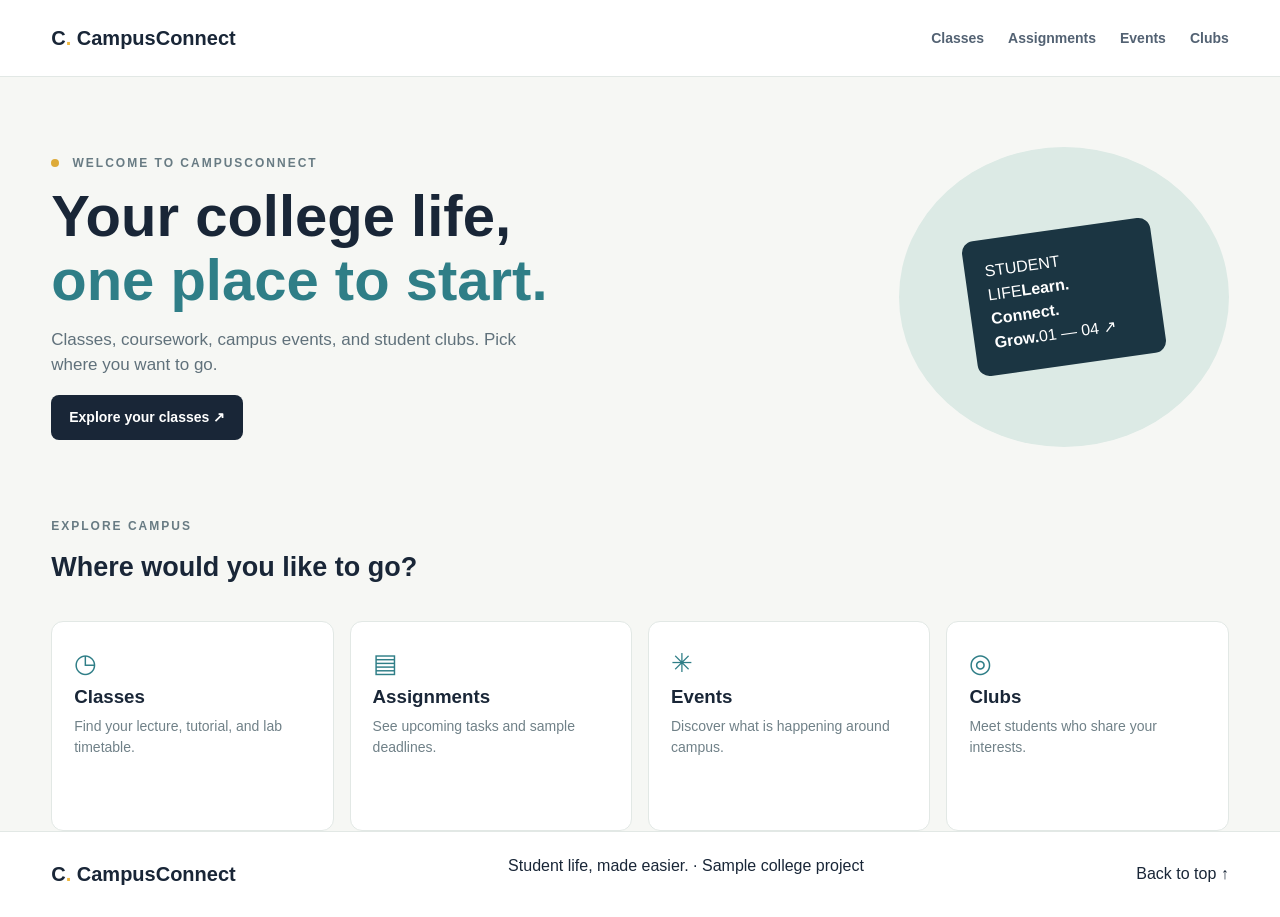
<file: index.html>
<!DOCTYPE html>
<html lang="en">
  <head>
    <meta charset="UTF-8">
    <meta name="viewport" content="width=device-width, initial-scale=1.0">
    <title>CampusConnect | Welcome</title>
    <link rel="stylesheet" href="style.css">
  </head>
  <body>
    <header class="site-header" id="top">
      <div class="header-inner">
        <a class="brand" href="index.html"><span>C<span class="brand-dot">.</span></span> CampusConnect</a>
        <nav class="nav-links">
          <a href="classes.html" target="_blank">Classes</a>
          <a href="assignments.html" target="_blank">Assignments</a>
          <a href="events.html" target="_blank">Events</a>
          <a href="clubs.html" target="_blank">Clubs</a>
        </nav>
      </div>
    </header>
    <main>
      <section class="landing-hero wrap">
        <div class="landing-copy">
          <p class="eyebrow"><span class="live-dot"></span> WELCOME TO CAMPUSCONNECT</p>
          <h1 id="welcome-title">Your college life,<br><em>one place to start.</em></h1>
          <p class="landing-description">Classes, coursework, campus events, and student clubs. Pick where you want to go.</p>
          <a class="button button-dark" href="classes.html" target="_blank">Explore your classes <span>↗</span></a>
        </div>
        <div class="landing-art">
          <div class="art-card"><span>STUDENT LIFE</span><strong>Learn.<br>Connect.<br>Grow.</strong><span>01 — 04 <span>↗</span></span></div>
        </div>
      </section>
      <section class="wrap">
        <div class="section-heading">
          <div>
            <p class="eyebrow">EXPLORE CAMPUS</p>
            <h2 id="explore-title">Where would you like to go?</h2>
          </div>
        </div>
        <div class="landing-grid">
          <a class="landing-tile" href="classes.html" target="_blank">
            <span class="tile-icon">◷</span>
            <h3>Classes</h3>
            <p>Find your lecture, tutorial, and lab timetable.</p>
          </a>
          <a class="landing-tile" href="assignments.html" target="_blank">
            <span class="tile-icon">▤</span>
            <h3>Assignments</h3>
            <p>See upcoming tasks and sample deadlines.</p>
          </a>
          <a class="landing-tile" href="events.html" target="_blank">
            <span class="tile-icon">✳</span>
            <h3>Events</h3>
            <p>Discover what is happening around campus.</p>
          </a>
          <a class="landing-tile" href="clubs.html" target="_blank">
            <span class="tile-icon">◎</span>
            <h3>Clubs</h3>
            <p>Meet students who share your interests.</p>
          </a>
        </div>
      </section>
    </main>
    <footer class="site-footer">
      <div class="wrap footer-inner">
        <span class="brand">C<span class="brand-dot">.</span> CampusConnect</span>
        <p>Student life, made easier. · Sample college project</p>
        <a href="#top">Back to top ↑</a>
      </div>
    </footer>
  </body>
</html>
</file>
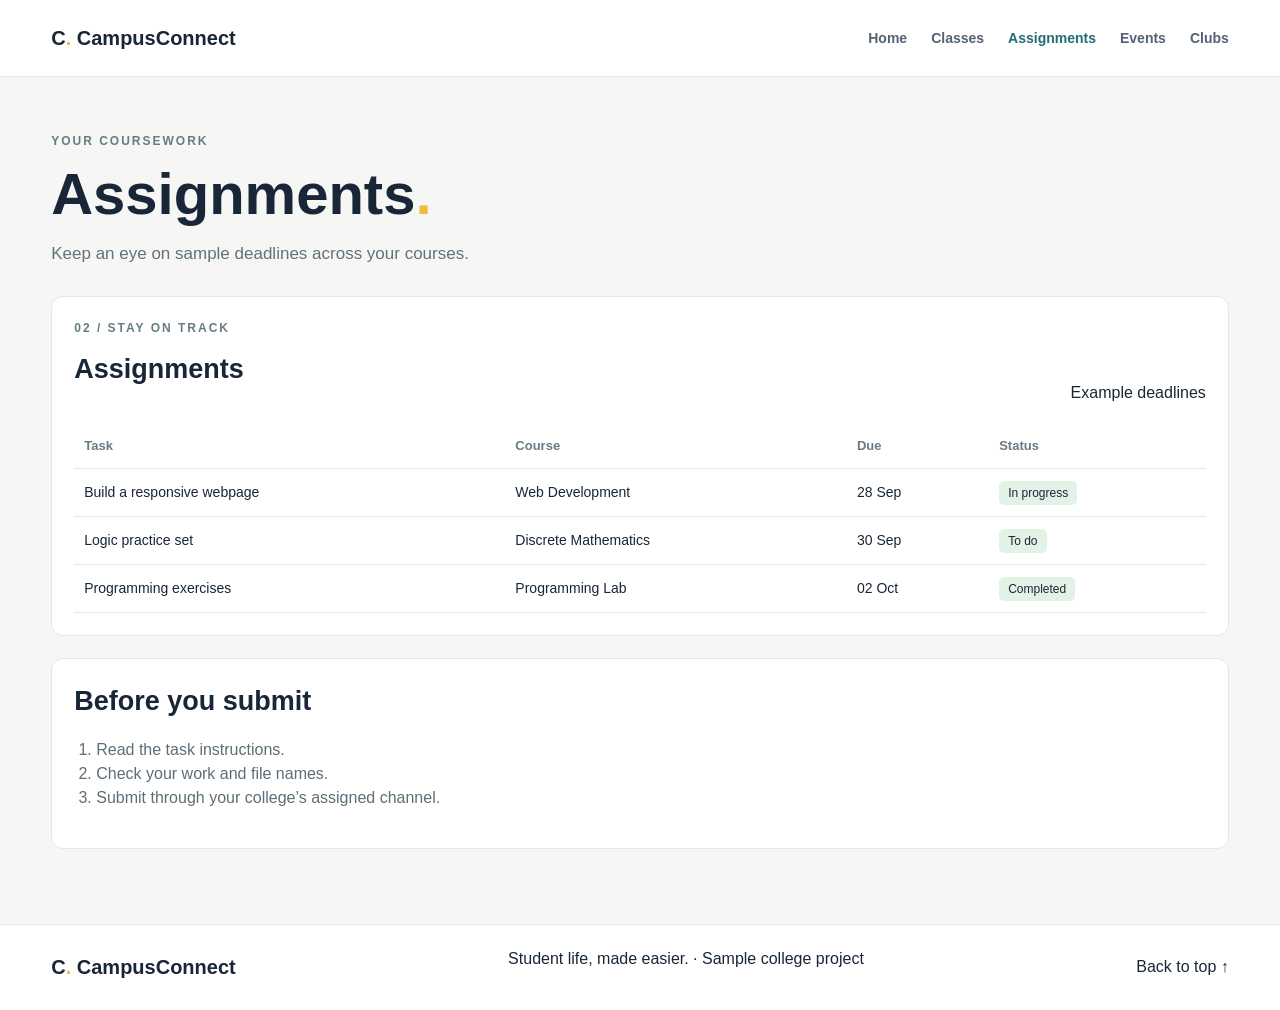
<file: assignments.html>
<!DOCTYPE html>
<html lang="en">
  <head>
    <meta charset="UTF-8">
    <meta name="viewport" content="width=device-width, initial-scale=1.0">
    <title>Assignments | CampusConnect</title>
    <link rel="stylesheet" href="style.css">
  </head>
  <body>
    <header class="site-header" id="top">
      <div class="header-inner">
        <a class="brand" href="index.html" target="_blank"><span>C<span class="brand-dot">.</span></span> CampusConnect</a>
        <nav class="nav-links">
          <a href="index.html" target="_blank">Home</a>
          <a href="classes.html" target="_blank">Classes</a>
          <a href="assignments.html" class="active">Assignments</a>
          <a href="events.html" target="_blank">Events</a>
          <a href="clubs.html" target="_blank">Clubs</a>
        </nav>
      </div>
    </header>
    <main class="detail-page wrap">
      <div class="page-intro">
        <p class="eyebrow">YOUR COURSEWORK</p>
        <h1>Assignments<span class="accent-dot">.</span></h1>
        <p class="page-intro-description">Keep an eye on sample deadlines across your courses.</p>
      </div>
      <section class="panel" id="assignments">
        <div class="section-heading">
          <div>
            <p class="eyebrow">02 / STAY ON TRACK</p>
            <h2 id="assignments-title">Assignments</h2>
          </div>
          <span>Example deadlines</span>
        </div>
        <div class="table-scroll">
          <table>
            <thead>
              <tr>
                <th >Task</th>
                <th >Course</th>
                <th >Due</th>
                <th >Status</th>
              </tr>
            </thead>
            <tbody>
              <tr>
                <td>Build a responsive webpage</td>
                <td>Web Development</td>
                <td>28 Sep</td>
                <td><span class="status">In progress</span></td>
              </tr>
              <tr>
                <td>Logic practice set</td>
                <td>Discrete Mathematics</td>
                <td>30 Sep</td>
                <td><span class="status">To do</span></td>
              </tr>
              <tr>
                <td>Programming exercises</td>
                <td>Programming Lab</td>
                <td>02 Oct</td>
                <td><span class="status">Completed</span></td>
              </tr>
            </tbody>
          </table>
        </div>
      </section>
      <div class="panel detail-extra">
        <h2>Before you submit</h2>
        <ol class="plain-list">
          <li>Read the task instructions.</li>
          <li>Check your work and file names.</li>
          <li>Submit through your college’s assigned channel.</li>
        </ol>
      </div>
    </main>
    <footer class="site-footer">
      <div class="wrap footer-inner">
        <a class="brand" href="index.html" target="_blank">C<span class="brand-dot">.</span> CampusConnect</a>
        <p>Student life, made easier. · Sample college project</p>
        <a href="#top">Back to top ↑</a>
      </div>
    </footer>
  </body>
</html>
</file>
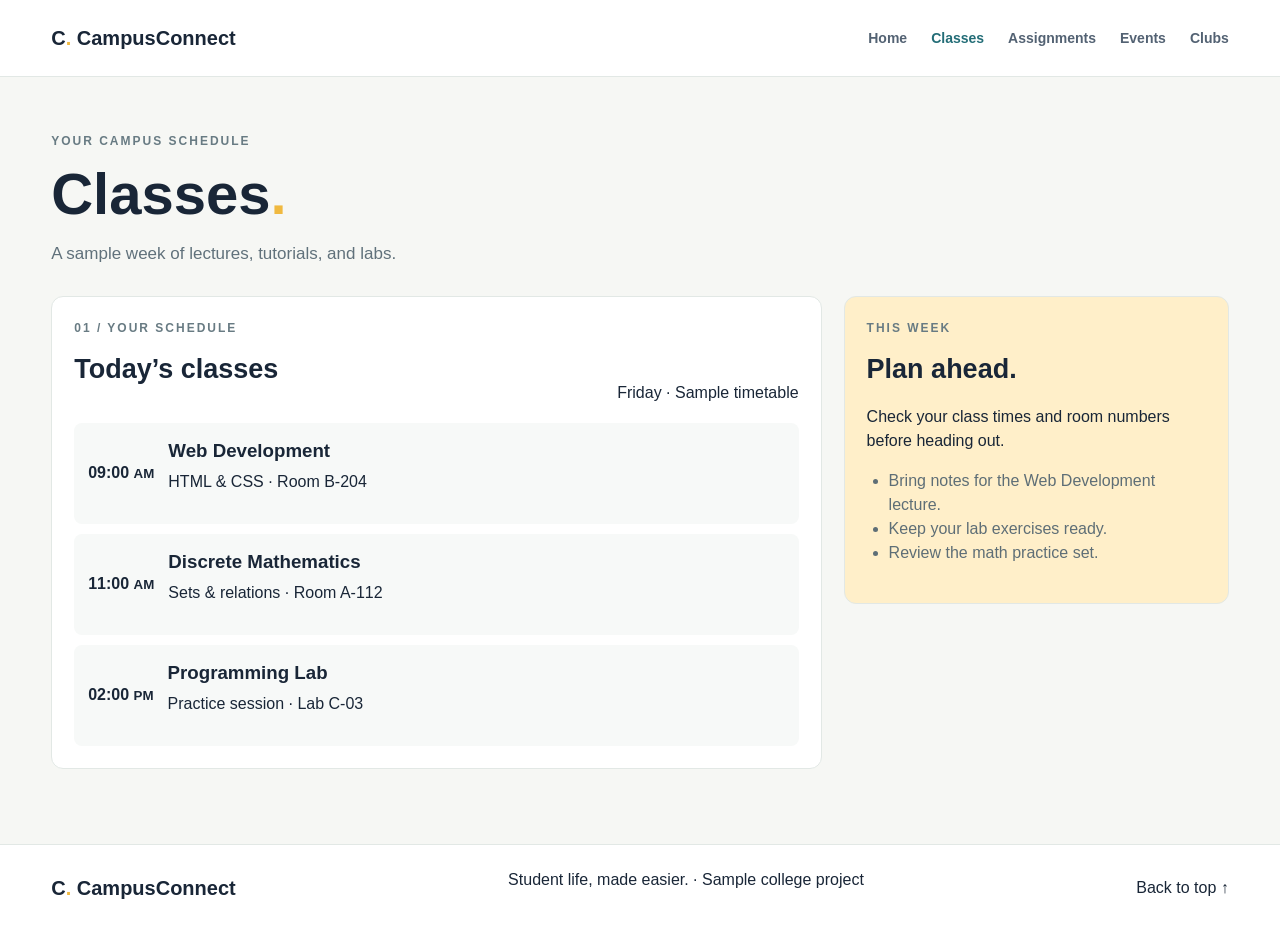
<file: classes.html>
<!DOCTYPE html>
<html lang="en">
  <head>
    <meta charset="UTF-8">
    <meta name="viewport" content="width=device-width, initial-scale=1.0">
    <title>Classes | CampusConnect</title>
    <link rel="stylesheet" href="style.css">
  </head>
  <body>
    <header class="site-header" id="top">
      <div class="header-inner">
        <a class="brand" href="index.html" target="_blank"><span>C<span class="brand-dot">.</span></span> CampusConnect</a>
        <nav class="nav-links">
          <a href="index.html" target="_blank">Home</a>
          <a href="classes.html" class="active">Classes</a>
          <a href="assignments.html" target="_blank">Assignments</a>
          <a href="events.html" target="_blank">Events</a>
          <a href="clubs.html" target="_blank">Clubs</a>
        </nav>
      </div>
    </header>
    <main class="detail-page wrap">
      <div class="page-intro">
        <p class="eyebrow">YOUR CAMPUS SCHEDULE</p>
        <h1>Classes<span class="accent-dot">.</span></h1>
        <p class="page-intro-description">A sample week of lectures, tutorials, and labs.</p>
      </div>
      <div class="detail-layout">
        <section class="panel" id="classes">
          <div class="section-heading">
            <div>
              <p class="eyebrow">01 / YOUR SCHEDULE</p>
              <h2 id="classes-title">Today’s classes</h2>
            </div>
            <span>Friday · Sample timetable</span>
          </div>
          <div class="class-list">
            <article class="class-row">
              <span class="class-time">09:00 <small>AM</small></span>
              <div class="class-detail">
                <h3>Web Development</h3>
                <p>HTML &amp; CSS · Room B-204</p>
              </div>
            </article>
            <article class="class-row">
              <span class="class-time">11:00 <small>AM</small></span>
              <div class="class-detail">
                <h3>Discrete Mathematics</h3>
                <p>Sets &amp; relations · Room A-112</p>
              </div>
            </article>
            <article class="class-row">
              <span class="class-time">02:00 <small>PM</small></span>
              <div class="class-detail">
                <h3>Programming Lab</h3>
                <p>Practice session · Lab C-03</p>
              </div>
            </article>
          </div>
        </section>
        <aside class="sidebar-card tip-card">
          <p class="eyebrow">THIS WEEK</p>
          <h2>Plan ahead.</h2>
          <p>Check your class times and room numbers before heading out.</p>
          <ul class="plain-list">
            <li>Bring notes for the Web Development lecture.</li>
            <li>Keep your lab exercises ready.</li>
            <li>Review the math practice set.</li>
          </ul>
        </aside>
      </div>
    </main>
    <footer class="site-footer">
      <div class="wrap footer-inner">
        <a class="brand" href="index.html" target="_blank">C<span class="brand-dot">.</span> CampusConnect</a>
        <p>Student life, made easier. · Sample college project</p>
        <a href="#top">Back to top ↑</a>
      </div>
    </footer>
  </body>
</html>
</file>
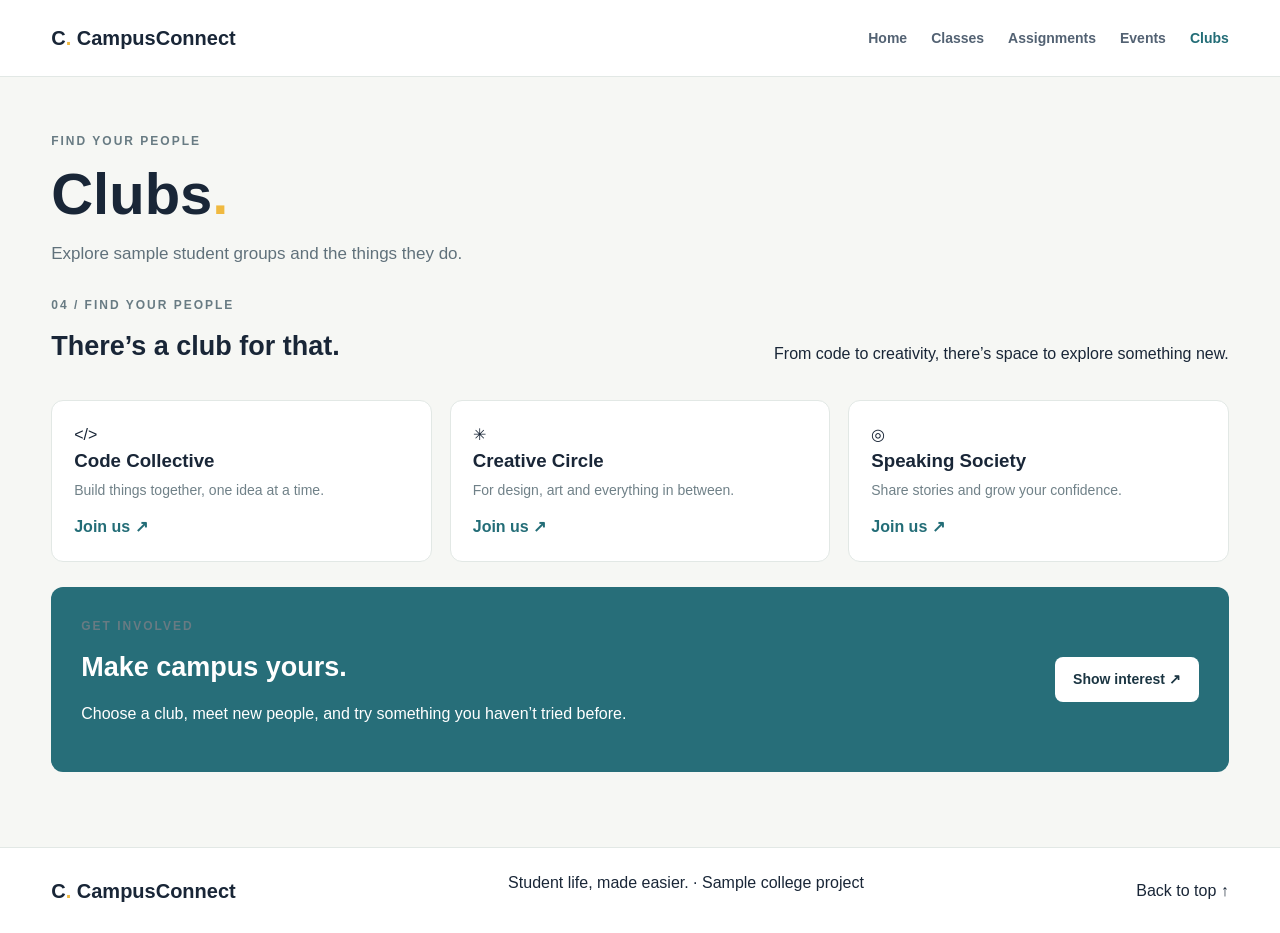
<file: clubs.html>
<!DOCTYPE html>
<html lang="en">
  <head>
    <meta charset="UTF-8">
    <meta name="viewport" content="width=device-width, initial-scale=1.0">
    <title>Clubs | CampusConnect</title>
    <link rel="stylesheet" href="style.css">
  </head>
  <body>
    <header class="site-header" id="top">
      <div class="header-inner">
        <a class="brand" href="index.html" target="_blank"><span>C<span class="brand-dot">.</span></span> CampusConnect</a>
        <nav class="nav-links">
          <a href="index.html" target="_blank">Home</a>
          <a href="classes.html" target="_blank">Classes</a>
          <a href="assignments.html" target="_blank">Assignments</a>
          <a href="events.html" target="_blank">Events</a>
          <a href="clubs.html" class="active">Clubs</a>
        </nav>
      </div>
    </header>
    <main class="detail-page wrap">
      <div class="page-intro">
        <p class="eyebrow">FIND YOUR PEOPLE</p>
        <h1>Clubs<span class="accent-dot">.</span></h1>
        <p class="page-intro-description">Explore sample student groups and the things they do.</p>
      </div>
      <section id="clubs">
        <div class="section-heading">
          <div>
            <p class="eyebrow">04 / FIND YOUR PEOPLE</p>
            <h2 id="clubs-title">There’s a club for that.</h2>
          </div>
          <p>From code to creativity, there’s space to explore something new.</p>
        </div>
        <div class="club-grid">
          <article class="club-card">
            <span>&lt;/&gt;</span>
            <div>
              <h3>Code Collective</h3>
              <p>Build things together, one idea at a time.</p>
            </div>
            <a href="#join">Join us <span>↗</span></a>
          </article>
          <article class="club-card">
            <span>✳</span>
            <div>
              <h3>Creative Circle</h3>
              <p>For design, art and everything in between.</p>
            </div>
            <a href="#join">Join us <span>↗</span></a>
          </article>
          <article class="club-card">
            <span>◎</span>
            <div>
              <h3>Speaking Society</h3>
              <p>Share stories and grow your confidence.</p>
            </div>
            <a href="#join">Join us <span>↗</span></a>
          </article>
        </div>
      </section>
      <section class="join-banner" id="join">
        <div>
          <p class="eyebrow">GET INVOLVED</p>
          <h2 id="join-title">Make campus yours.</h2>
          <p>Choose a club, meet new people, and try something you haven’t tried before.</p>
        </div>
        <a class="button button-light" href="#interest-modal">Show interest <span>↗</span></a>
      </section>
      <section class="modal" id="interest-modal">
        <div class="modal-panel">
          <a class="modal-close" href="#join">×</a>
          <p class="eyebrow">CLUB INTEREST · DEMO FORM</p>
          <h2 id="modal-title">Find your community.</h2>
          <p class="modal-description">This is a sample form for the HTML assignment. It does not submit or save your details.</p>
          <form action="#interest-modal" method="get">
            <label for="student-name">Your name</label>
            <input id="student-name" name="student-name" type="text" placeholder="Enter your name">
            <label for="student-email">Email address</label>
            <input id="student-email" name="student-email" type="email" placeholder="you@example.com">
            <label for="student-club">Choose a club</label>
            <select id="student-club" name="student-club">
              <option value="">Select a club</option>
              <option>Code Collective</option>
              <option>Creative Circle</option>
              <option>Speaking Society</option>
            </select>
            <fieldset>
              <legend>Preferred meeting time</legend>
              <label class="radio-label"><input type="radio" name="meeting-time" value="weekday"> Weekday</label>
              <label class="radio-label"><input type="radio" name="meeting-time" value="weekend"> Weekend</label>
            </fieldset>
            <p class="form-note">Demo only — no information is collected.</p>
          </form>
          <a class="button button-dark" href="#join">Done <span>→</span></a>
        </div>
      </section>
    </main>
    <footer class="site-footer">
      <div class="wrap footer-inner">
        <a class="brand" href="index.html" target="_blank">C<span class="brand-dot">.</span> CampusConnect</a>
        <p>Student life, made easier. · Sample college project</p>
        <a href="#top">Back to top ↑</a>
      </div>
    </footer>
  </body>
</html>
</file>
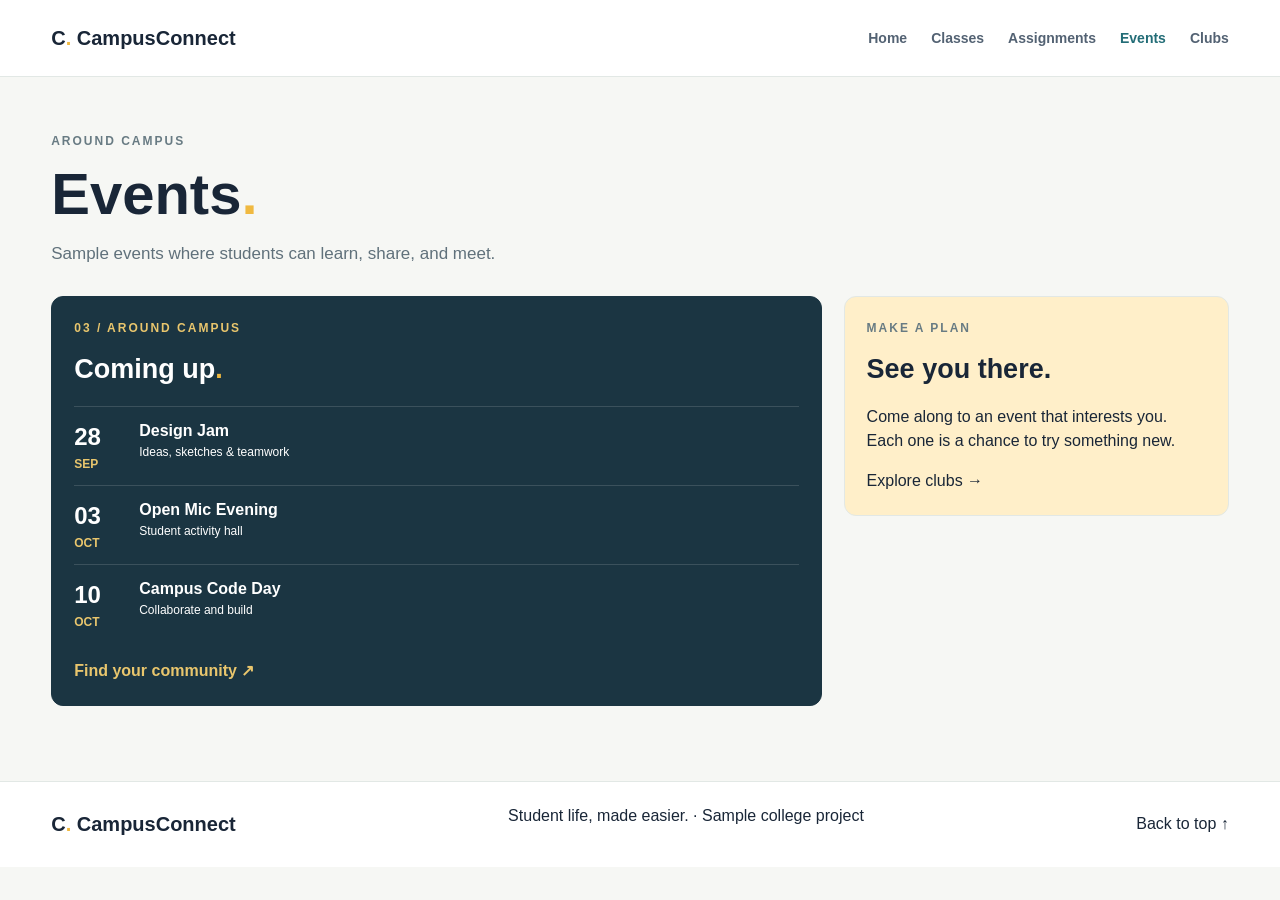
<file: events.html>
<!DOCTYPE html>
<html lang="en">
  <head>
    <meta charset="UTF-8">
    <meta name="viewport" content="width=device-width, initial-scale=1.0">
    <title>Events | CampusConnect</title>
    <link rel="stylesheet" href="style.css">
  </head>
  <body>
    <header class="site-header" id="top">
      <div class="header-inner">
        <a class="brand" href="index.html" target="_blank"><span>C<span class="brand-dot">.</span></span> CampusConnect</a>
        <nav class="nav-links">
          <a href="index.html" target="_blank">Home</a>
          <a href="classes.html" target="_blank">Classes</a>
          <a href="assignments.html" target="_blank">Assignments</a>
          <a href="events.html" class="active">Events</a>
          <a href="clubs.html" target="_blank">Clubs</a>
        </nav>
      </div>
    </header>
    <main class="detail-page wrap">
      <div class="page-intro">
        <p class="eyebrow">AROUND CAMPUS</p>
        <h1>Events<span class="accent-dot">.</span></h1>
        <p class="page-intro-description">Sample events where students can learn, share, and meet.</p>
      </div>
      <div class="detail-layout">
        <section class="sidebar-card dark-card" id="events">
          <p class="eyebrow">03 / AROUND CAMPUS</p>
          <h2 id="events-title">Coming up<span class="accent-dot">.</span></h2>
          <ol class="event-list">
            <li><span class="event-date">28 <small>SEP</small></span><span class="event-info"><strong>Design Jam</strong><small>Ideas, sketches &amp; teamwork</small></span></li>
            <li><span class="event-date">03 <small>OCT</small></span><span class="event-info"><strong>Open Mic Evening</strong><small>Student activity hall</small></span></li>
            <li><span class="event-date">10 <small>OCT</small></span><span class="event-info"><strong>Campus Code Day</strong><small>Collaborate and build</small></span></li>
          </ol>
          <a href="clubs.html" class="dark-link" target="_blank">Find your community <span>↗</span></a>
        </section>
        <aside class="sidebar-card tip-card">
          <p class="eyebrow">MAKE A PLAN</p>
          <h2>See you there.</h2>
          <p>Come along to an event that interests you. Each one is a chance to try something new.</p>
          <a href="clubs.html" target="_blank">Explore clubs →</a>
        </aside>
      </div>
    </main>
    <footer class="site-footer">
      <div class="wrap footer-inner">
        <a class="brand" href="index.html" target="_blank">C<span class="brand-dot">.</span> CampusConnect</a>
        <p>Student life, made easier. · Sample college project</p>
        <a href="#top">Back to top ↑</a>
      </div>
    </footer>
  </body>
</html>
</file>
<file: style.css>
/* Base */
* {
  box-sizing: border-box;
}
body {
  margin: 0;
  background: #f6f7f4;
  color: #192637;
  font: 16px/1.5 Arial, sans-serif;
}
a {
  color: inherit;
  text-decoration: none;
}
h1, h2, h3, p {
  margin-top: 0;
}
h1 {
  margin-bottom: 15px;
  font-size: 58px;
  line-height: 1.1;
}
h2 {
  margin-bottom: 15px;
  font-size: 27px;
}
h3 {
  margin-bottom: 5px;
}
.wrap {
  width: 92%;
  max-width: 1180px;
  margin: auto;
}
.eyebrow {
  margin-bottom: 12px;
  color: #687b83;
  font-size: 12px;
  font-weight: bold;
  letter-spacing: 2px;
}
.brand-dot, .accent-dot {
  color: #f0b940;
}
.button {
  display: inline-block;
  padding: 12px 18px;
  border-radius: 8px;
  font-weight: bold;
  font-size: 14px;
  transition: background .2s, transform .2s;
}
.button:hover {
  transform: translateY(-3px);
}
.button-dark {
  background: #192637;
  color: white;
}
.button-light {
  background: white;
  color: #1b3542;
}

/* Header and footer */
.site-header {
  position: sticky;
  top: 0;
  z-index: 10;
  background: white;
  border-bottom: 1px solid #e2e8e5;
}
.header-inner, .footer-inner {
  display: flex;
  align-items: center;
  justify-content: space-between;
  gap: 20px;
}
.header-inner {
  width: 92%;
  max-width: 1180px;
  min-height: 76px;
  margin: auto;
}
.brand {
  font-size: 20px;
  font-weight: bold;
  white-space: nowrap;
}
.nav-links {
  display: flex;
  flex-wrap: wrap;
  gap: 24px;
  color: #536273;
  font-size: 14px;
  font-weight: bold;
}
.nav-links a:hover, .nav-links .active {
  color: #236d77;
}
.site-footer {
  background: white;
  border-top: 1px solid #e2e8e5;
}
.footer-inner {
  min-height: 85px;
}

/* Landing page */
.landing-hero {
  display: flex;
  align-items: center;
  justify-content: space-between;
  gap: 40px;
  padding: 70px 0;
}
.landing-copy em {
  color: #2f7e87;
  font-style: normal;
}
.landing-description, .page-intro-description {
  max-width: 500px;
  color: #60717b;
  font-size: 17px;
}
.live-dot {
  display: inline-block;
  width: 8px;
  height: 8px;
  margin-right: 8px;
  border-radius: 50%;
  background: #ddaa38;
  animation: pulse 2s infinite;
}
.landing-art {
  position: relative;
  display: flex;
  align-items: center;
  justify-content: center;
  width: 330px;
  height: 300px;
  background: #dceae5;
  border-radius: 50%;
}
.art-card {
  width: 190px;
  padding: 20px;
  background: #1b3542;
  color: white;
  border-radius: 12px;
  transform: rotate(-8deg);
}
.landing-grid {
  display: grid;
  grid-template-columns: repeat(4, 1fr);
  gap: 16px;
}
.landing-tile, .panel, .sidebar-card, .club-card {
  padding: 22px;
  background: white;
  border: 1px solid #e2e8e5;
  border-radius: 12px;
}
.landing-tile {
  min-height: 210px;
  transition: transform .2s, border-color .2s;
}
.landing-tile:hover, .club-card:hover {
  transform: translateY(-4px);
  border-color: #2f7e87;
}
.tile-icon {
  color: #2f7e87;
  font-size: 26px;
}
.landing-tile p, .club-card p {
  color: #708188;
  font-size: 14px;
}

/* Detail pages */
.detail-page {
  min-height: 70vh;
  padding: 55px 0 75px;
}
.page-intro {
  margin-bottom: 30px;
}
.detail-layout {
  display: grid;
  grid-template-columns: 2fr 1fr;
  gap: 22px;
  align-items: start;
}
.section-heading {
  display: flex;
  align-items: end;
  justify-content: space-between;
  gap: 20px;
  margin-bottom: 18px;
}
.tip-card {
  background: #ffefc9;
}
.plain-list {
  padding-left: 22px;
  color: #5e6e76;
}
.detail-extra {
  margin-top: 22px;
}

/* Classes */
.class-list {
  display: grid;
  gap: 10px;
}
.class-row {
  display: flex;
  align-items: center;
  gap: 14px;
  padding: 14px;
  background: #f7f9f8;
  border-radius: 8px;
}
.class-time {
  min-width: 65px;
  font-weight: bold;
}
.class-detail {
  flex: 1;
}

/* Assignments */
.status {
  padding: 5px 9px;
  background: #e3f2e7;
  border-radius: 5px;
  font-size: 12px;
}
.table-scroll {
  overflow-x: auto;
}
table {
  width: 100%;
  min-width: 560px;
  border-collapse: collapse;
  text-align: left;
}
th, td {
  padding: 13px 10px;
  border-bottom: 1px solid #e2e8e5;
}
th {
  color: #687b83;
  font-size: 13px;
}
td {
  font-size: 14px;
}

/* Events and clubs */
.dark-card {
  background: #1b3542;
  border-color: #1b3542;
  color: white;
}
.dark-card .eyebrow, .event-date small {
  color: #e9c66d;
}
.event-list {
  padding: 0;
  list-style: none;
}
.event-list li {
  display: flex;
  gap: 15px;
  padding: 12px 0;
  border-top: 1px solid #3b515c;
}
.event-date {
  min-width: 50px;
  font-size: 24px;
  font-weight: bold;
}
.event-date small, .event-info small {
  display: block;
  font-size: 12px;
}
.dark-link, .club-card a {
  color: #e9c66d;
  font-weight: bold;
}
.club-grid {
  display: grid;
  grid-template-columns: repeat(3, 1fr);
  gap: 18px;
}
.club-card {
  transition: transform .2s, border-color .2s;
}
.club-card a {
  color: #236d77;
}
.join-banner {
  display: flex;
  align-items: center;
  justify-content: space-between;
  gap: 20px;
  margin-top: 25px;
  padding: 30px;
  background: #276e79;
  border-radius: 12px;
  color: white;
}

/* Modal */
.modal {
  display: none;
  position: fixed;
  top: 0;
  left: 0;
  z-index: 20;
  width: 100%;
  height: 100%;
  padding: 20px;
  overflow-y: auto;
  background: #142734bb;
  align-items: center;
  justify-content: center;
}
.modal:target {
  display: flex;
}
.modal-panel {
  position: relative;
  width: 100%;
  max-width: 440px;
  max-height: 95vh;
  overflow-y: auto;
  padding: 28px;
  background: white;
  border-radius: 12px;
  animation: modal-in .3s;
}
.modal-close {
  position: absolute;
  top: 12px;
  right: 20px;
  font-size: 28px;
}
form {
  display: grid;
  gap: 7px;
}
form input[type="text"], form input[type="email"], select {
  width: 100%;
  padding: 10px;
  border: 1px solid #cbd7d6;
  border-radius: 5px;
}
fieldset {
  border: 1px solid #cbd7d6;
}
.radio-label {
  margin-right: 15px;
}
.form-note, .modal-description {
  color: #667781;
  font-size: 13px;
}
@keyframes pulse {
  50% { opacity: .3; }
}
@keyframes modal-in {
  from { opacity: 0; transform: translateY(15px); }
  to { opacity: 1; transform: translateY(0); }
}

/* Responsive */
@media (max-width: 850px) {
  .landing-grid { grid-template-columns: repeat(2, 1fr); }
  .detail-layout { grid-template-columns: 1fr; }
  h1 { font-size: 46px; }
}
@media (max-width: 650px) {
  .header-inner, .footer-inner, .landing-hero, .join-banner {
    flex-direction: column;
    align-items: flex-start;
  }
  .header-inner, .footer-inner { padding: 15px 0; }
  .nav-links { gap: 14px; }
  .landing-hero { padding: 40px 0; }
  .landing-art { width: 100%; max-width: 330px; align-self: center; }
  .landing-grid, .club-grid { grid-template-columns: 1fr; }
  .section-heading { flex-direction: column; align-items: flex-start; }
  h1 { font-size: 38px; }
  }
</file>
